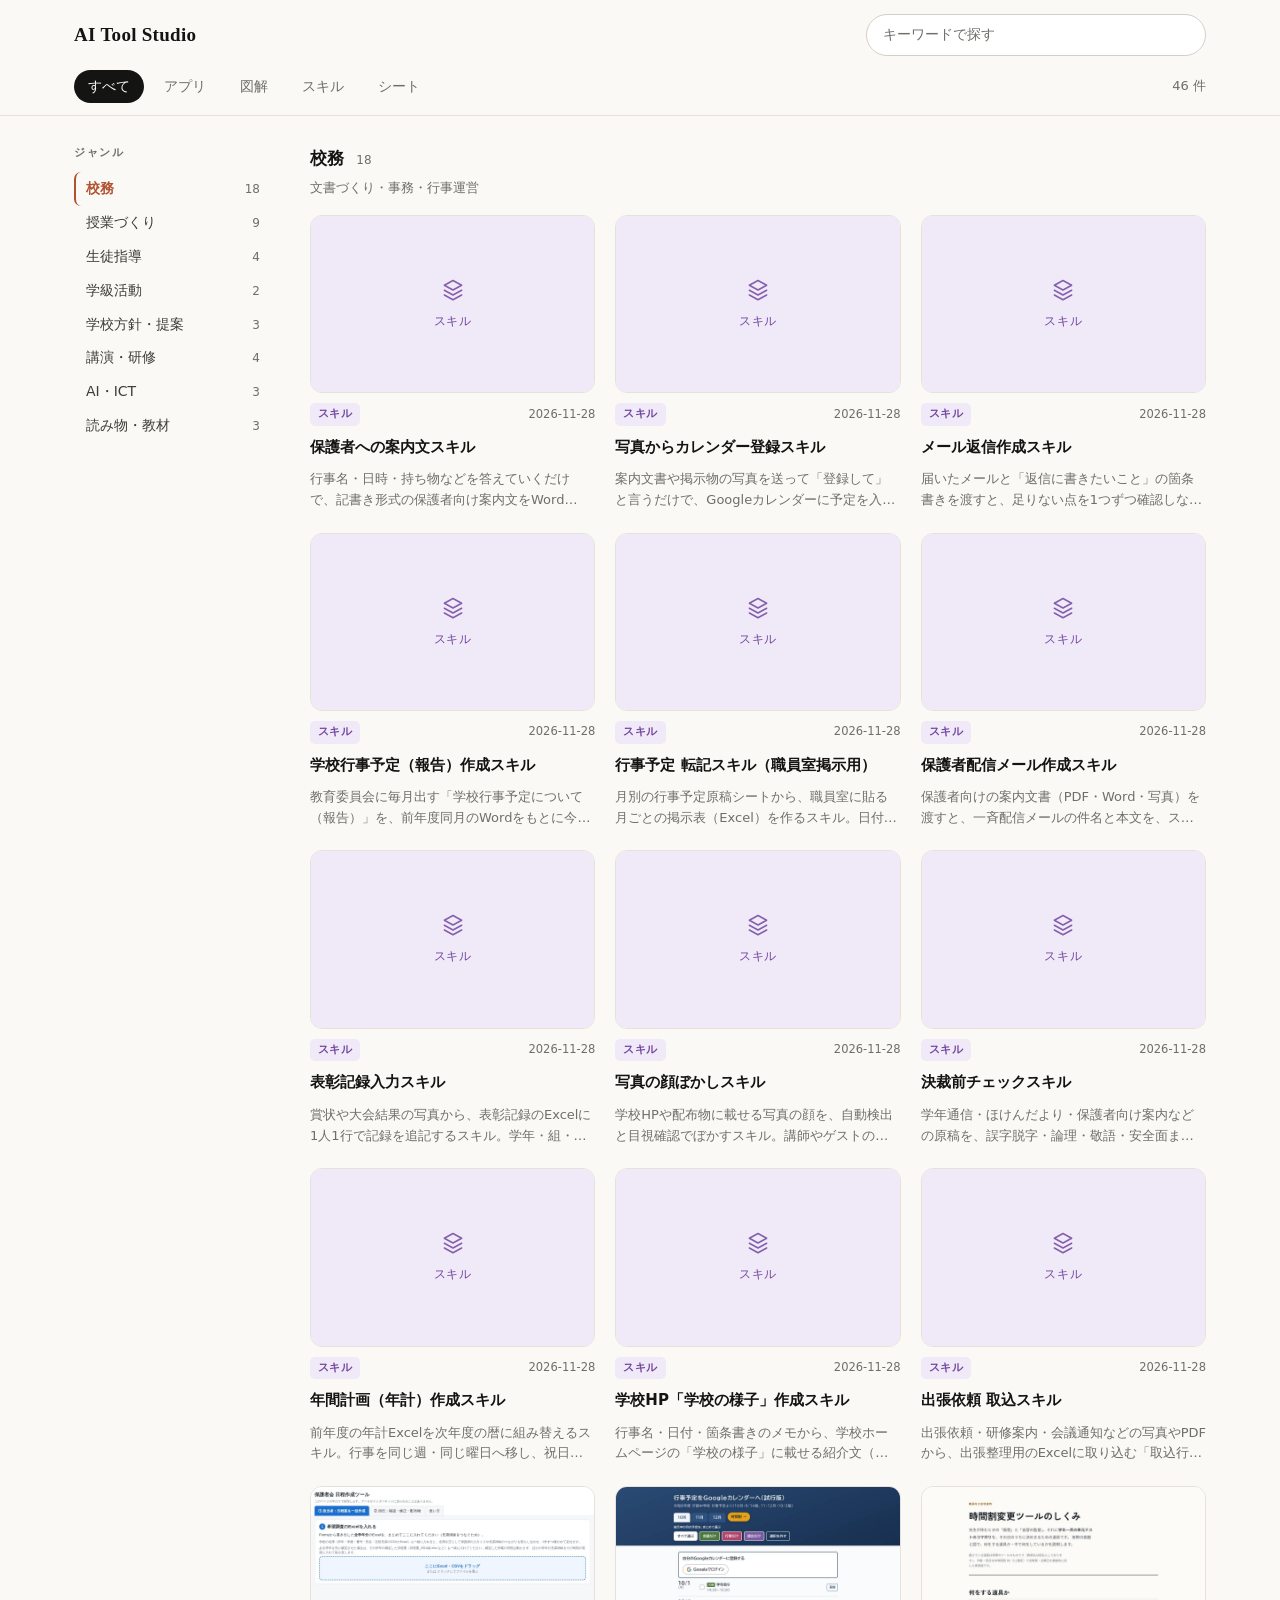
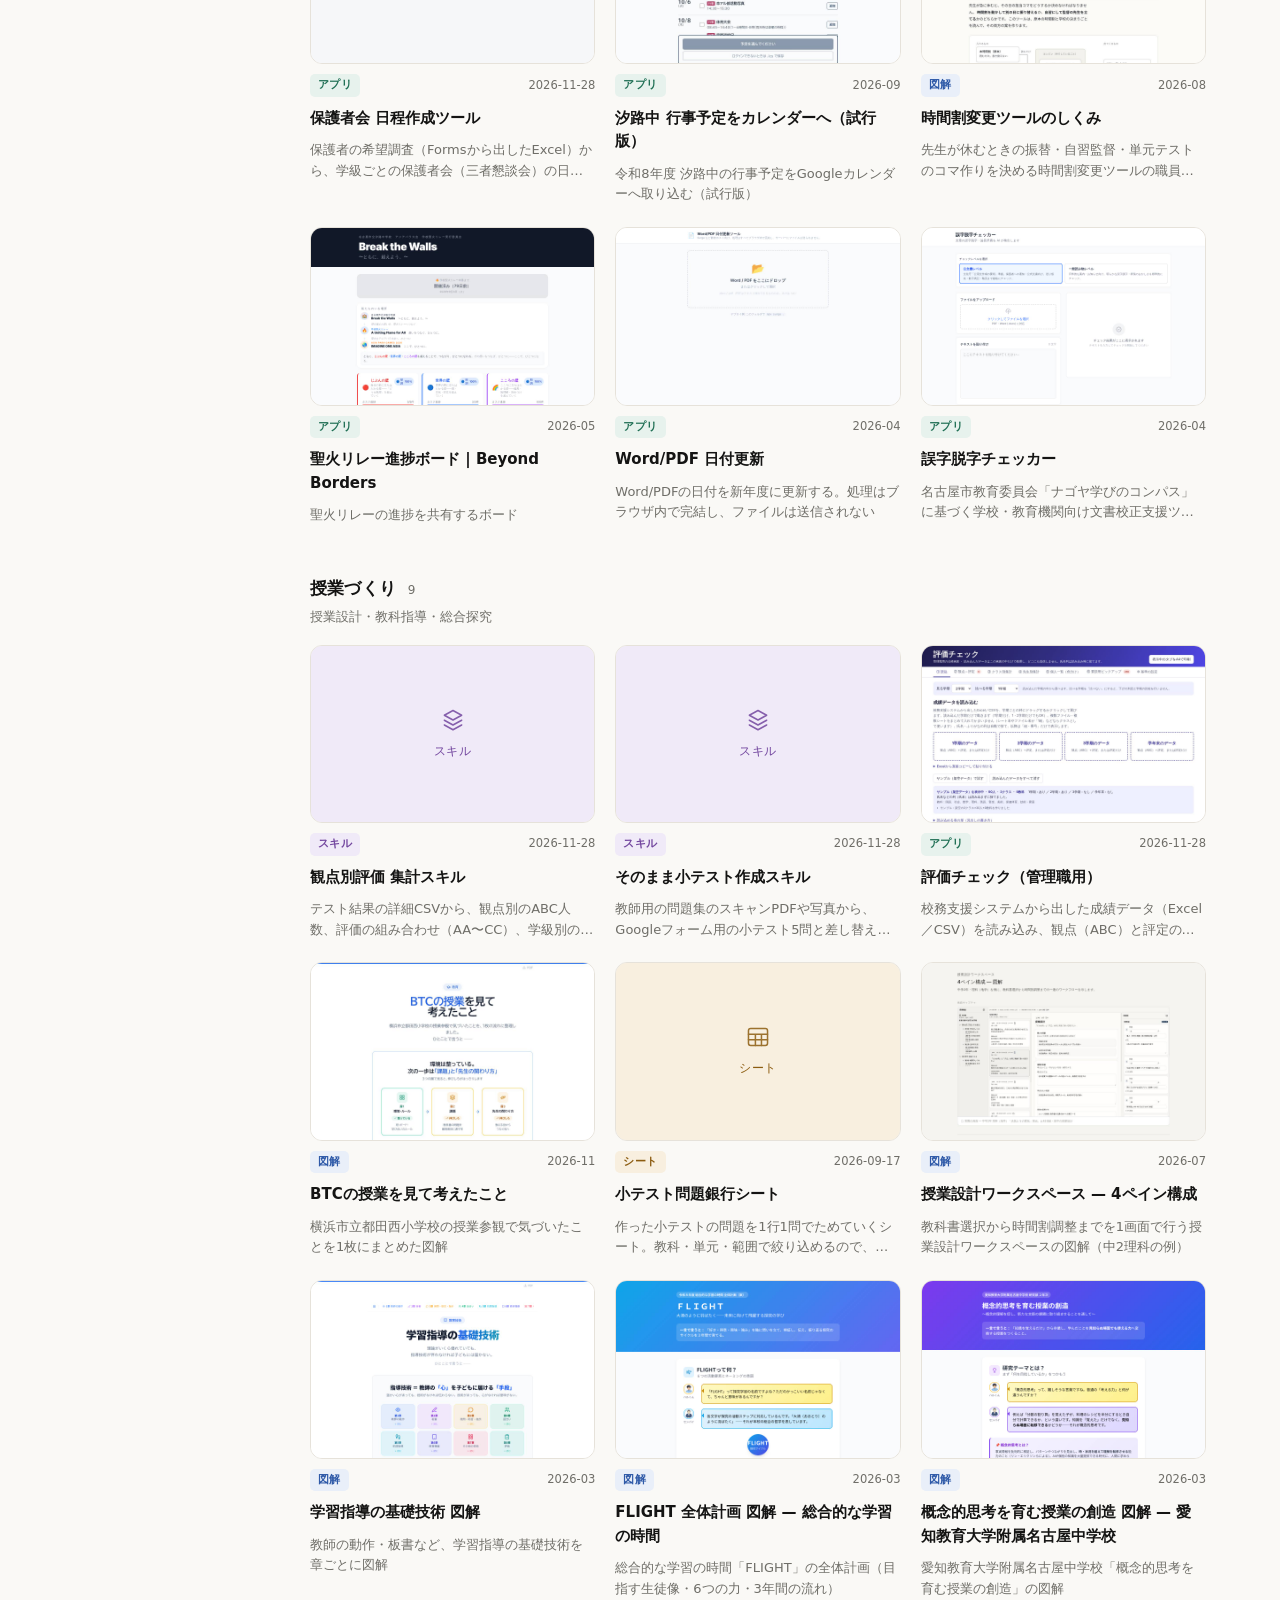
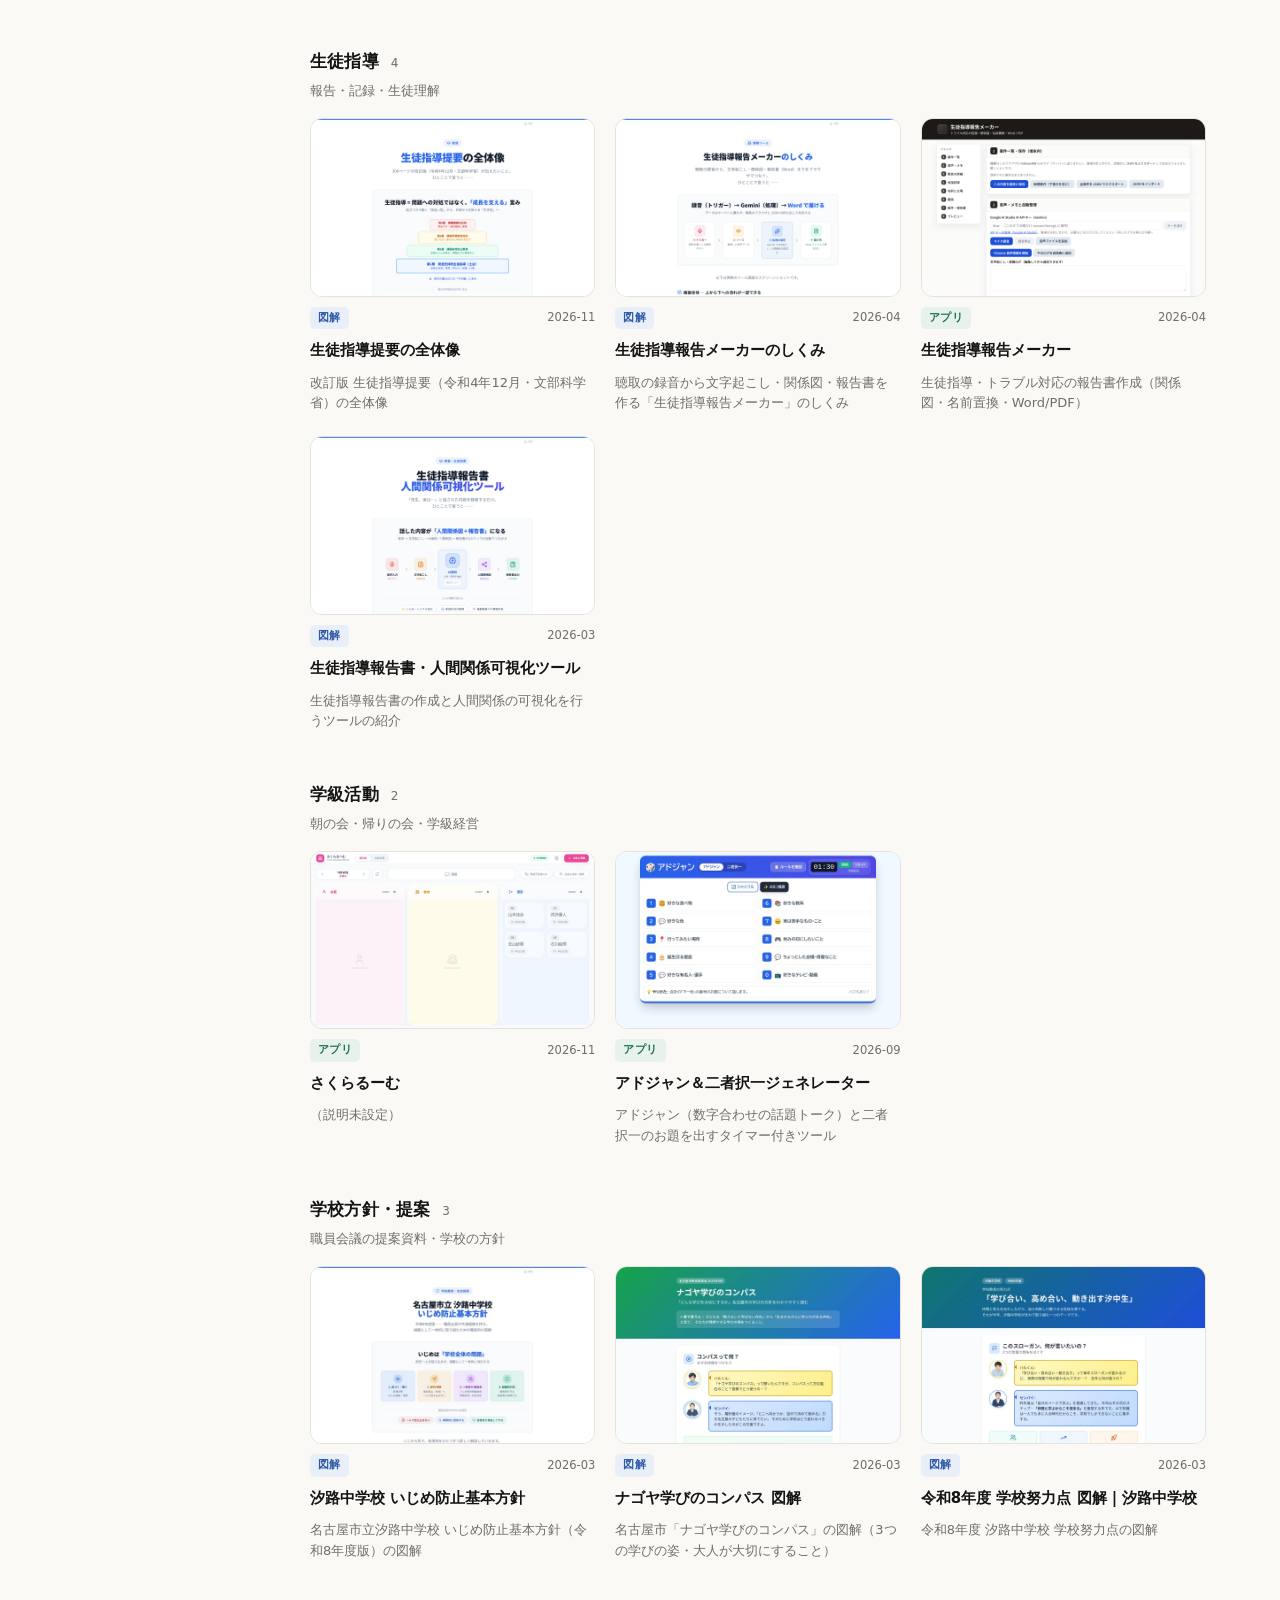
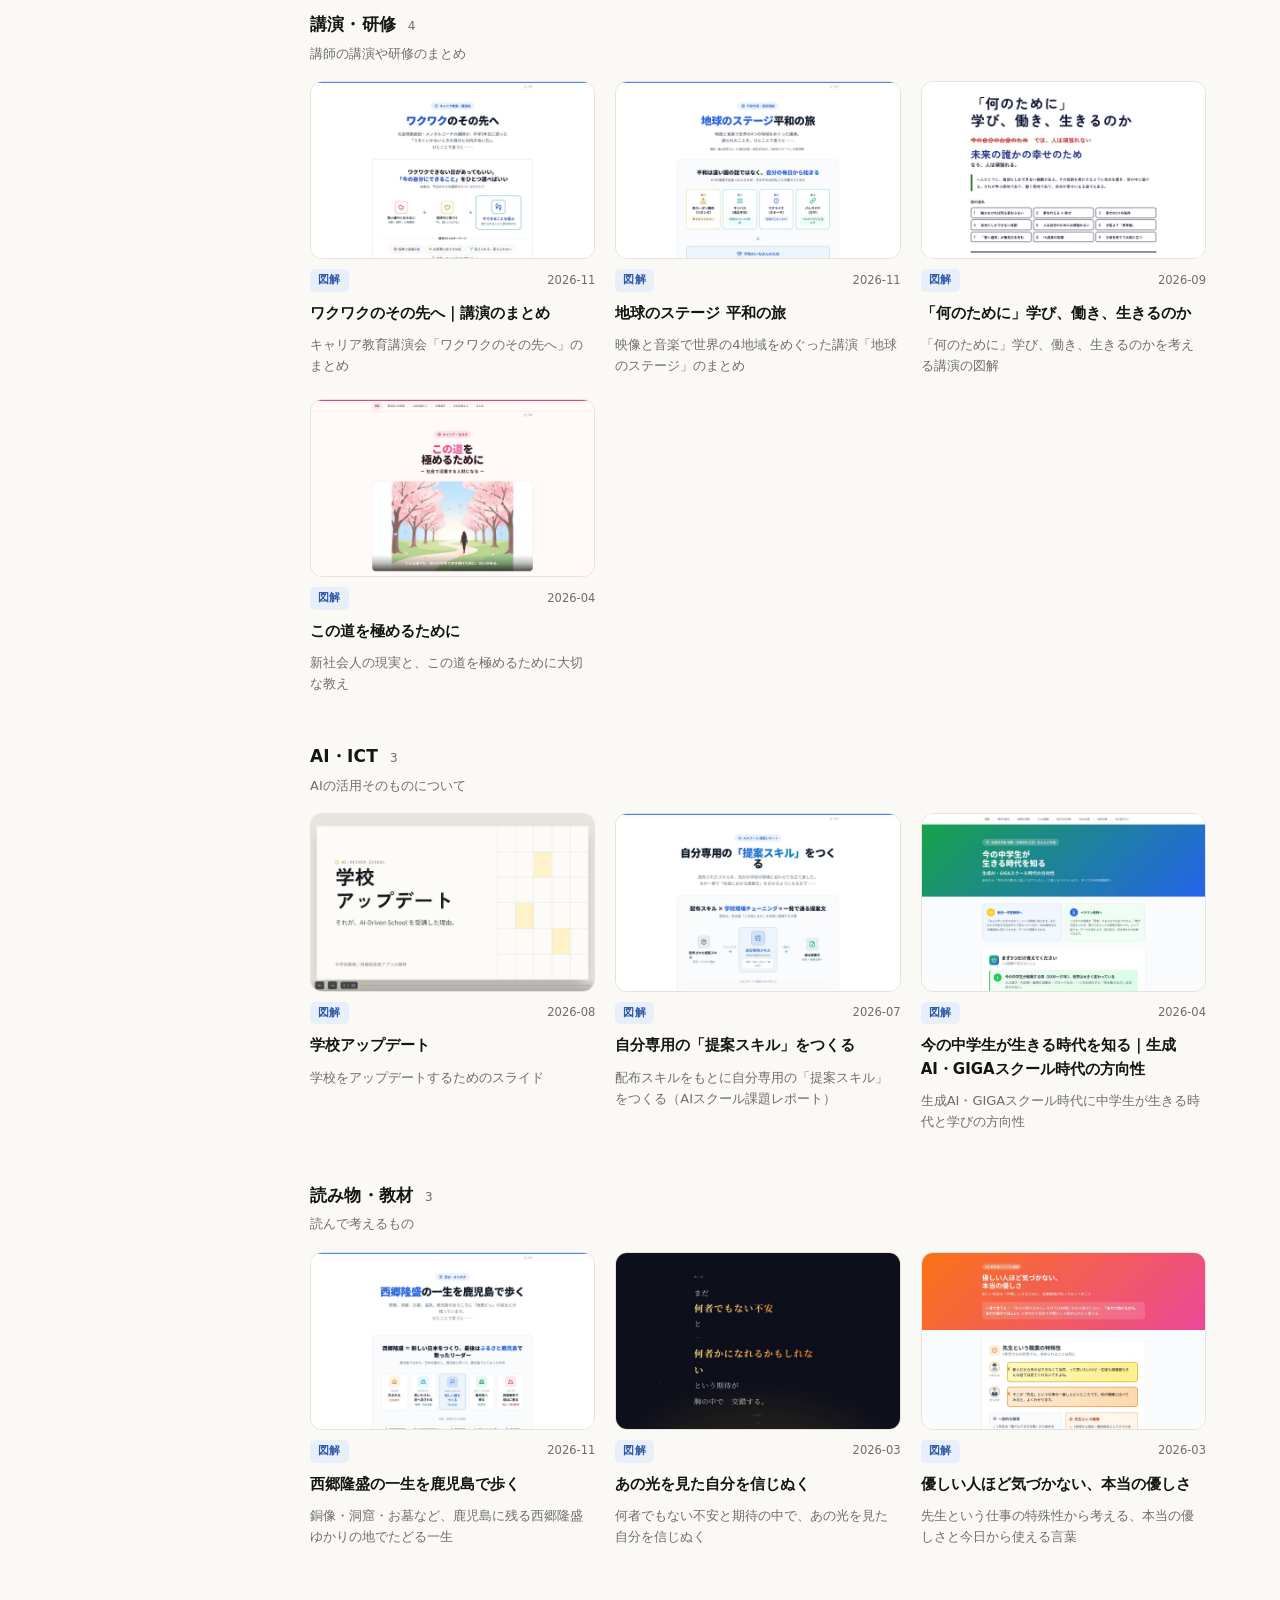
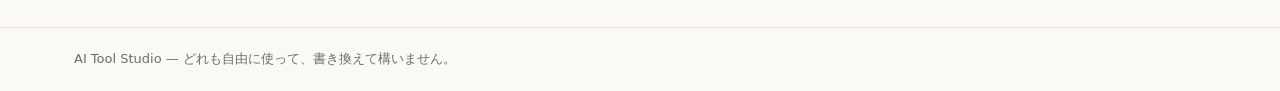
<file: index.html>
<!DOCTYPE html>
<html lang="ja">
<head>
<meta charset="utf-8">
<meta name="viewport" content="width=device-width, initial-scale=1">
<title>AI Tool Studio</title>
<meta name="robots" content="noindex, nofollow">
<meta name="description" content="学校の仕事に使えるアプリ・図解・スキル・シートの置き場。">
<meta name="theme-color" content="#faf9f6" media="(prefers-color-scheme: light)">
<meta name="theme-color" content="#1a1916" media="(prefers-color-scheme: dark)">
<link rel="stylesheet" href="assets/style.css">
<link rel="icon" href="data:,">
</head>
<body>

<header class="site-header">
  <div class="wrap">
    <div class="header-row">
      <h1 class="wordmark"><a href="index.html">AI Tool Studio</a></h1>
      <input id="search" class="search" type="search" placeholder="キーワードで探す" aria-label="キーワードで探す" autocomplete="off">
    </div>
    <div class="toolbar">
      <div id="types" class="types" role="tablist" aria-label="種別で絞り込む"></div>
      <span id="count" class="count"></span>
    </div>
  </div>
</header>

<main>
  <div class="wrap layout">
    <nav class="rail" aria-label="ジャンル">
      <p class="rail-title">ジャンル</p>
      <ul id="rail-list" class="rail-list"></ul>
    </nav>
    <div id="sections"></div>
  </div>
</main>

<footer class="site-footer">
  <div class="wrap"><p>AI Tool Studio — どれも自由に使って、書き換えて構いません。</p></div>
</footer>

<script src="assets/app.js"></script>
</body>
</html>
</file>
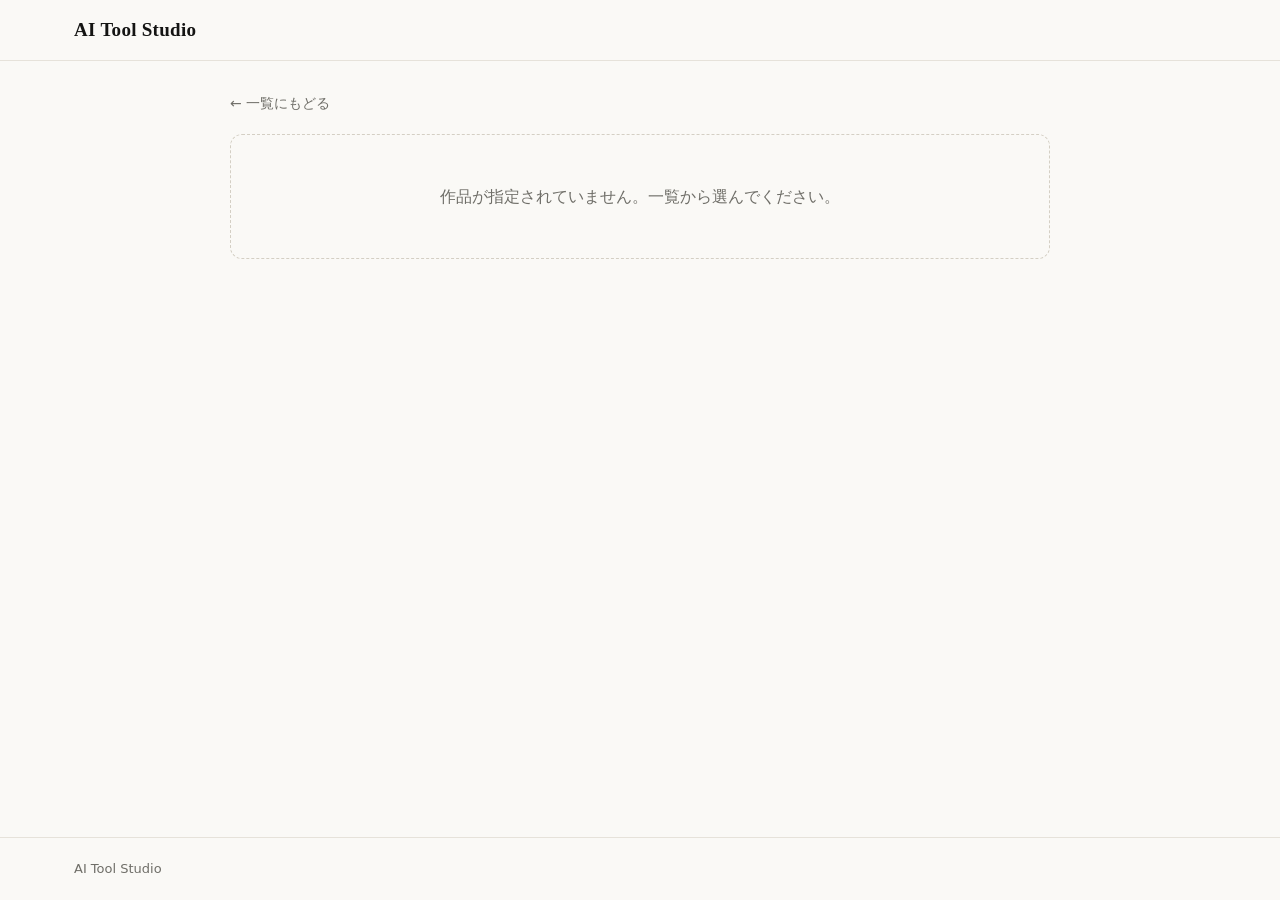
<file: item.html>
<!DOCTYPE html>
<html lang="ja">
<head>
<meta charset="utf-8">
<meta name="viewport" content="width=device-width, initial-scale=1">
<title>AI Tool Studio</title>
<meta name="robots" content="noindex, nofollow">
<meta name="theme-color" content="#faf9f6" media="(prefers-color-scheme: light)">
<meta name="theme-color" content="#1a1916" media="(prefers-color-scheme: dark)">
<link rel="stylesheet" href="assets/style.css">
<link rel="icon" href="data:,">
</head>
<body>

<header class="site-header">
  <div class="wrap">
    <div class="header-row">
      <h1 class="wordmark"><a href="index.html">AI Tool Studio</a></h1>
    </div>
  </div>
</header>

<main>
  <div class="wrap">
    <div class="detail-wrap">
      <a class="back" href="index.html">&larr; 一覧にもどる</a>
      <article id="detail"></article>
    </div>
  </div>
</main>

<footer class="site-footer">
  <div class="wrap"><p>AI Tool Studio</p></div>
</footer>

<script src="assets/app.js"></script>
</body>
</html>
</file>
<file: assets/style.css>
/* AI Tool Studio */

:root {
  --bg: #faf9f6;
  --surface: #ffffff;
  --surface-sunk: #f3f1ec;
  --ink: #141413;
  --ink-soft: #3d3d3a;
  --muted: #6f6e68;
  --line: #e6e2da;
  --line-strong: #d4cfc4;
  --accent: #b0512f;
  --accent-hover: #964428;
  --accent-soft: #f7ece7;

  --t-app: #1f6f54;
  --t-app-bg: #e7f2ed;
  --t-diagram: #2f5aa8;
  --t-diagram-bg: #e9eff9;
  --t-skill: #73479f;
  --t-skill-bg: #f0eaf8;
  --t-sheet: #8c5c10;
  --t-sheet-bg: #f8efdf;

  --btn-ink: #ffffff;
  --radius: 12px;
  --rail: 196px;
  --maxw: 1180px;
  --shadow: 0 1px 2px rgba(20, 18, 14, .04), 0 6px 16px rgba(20, 18, 14, .05);
}

@media (prefers-color-scheme: dark) {
  :root:not([data-theme="light"]) {
    --bg: #1a1916;
    --surface: #232220;
    --surface-sunk: #1f1e1b;
    --ink: #f2f0ea;
    --ink-soft: #ddd9d0;
    --muted: #a6a39a;
    --line: #35332d;
    --line-strong: #46433a;
    --accent: #e08a63;
    --accent-hover: #efa27e;
    --accent-soft: #33261f;
    --btn-ink: #1a1916;

    --t-app: #6fcfaa;
    --t-app-bg: #16352b;
    --t-diagram: #9ab8ef;
    --t-diagram-bg: #1b2740;
    --t-skill: #c4a3e8;
    --t-skill-bg: #2a2038;
    --t-sheet: #e2b367;
    --t-sheet-bg: #352915;
    --shadow: none;
  }
}

:root[data-theme="dark"] {
  --bg: #1a1916;
  --surface: #232220;
  --surface-sunk: #1f1e1b;
  --ink: #f2f0ea;
  --ink-soft: #ddd9d0;
  --muted: #a6a39a;
  --line: #35332d;
  --line-strong: #46433a;
  --accent: #e08a63;
  --accent-hover: #efa27e;
  --accent-soft: #33261f;
  --btn-ink: #1a1916;
  --t-app: #6fcfaa;
  --t-app-bg: #16352b;
  --t-diagram: #9ab8ef;
  --t-diagram-bg: #1b2740;
  --t-skill: #c4a3e8;
  --t-skill-bg: #2a2038;
  --t-sheet: #e2b367;
  --t-sheet-bg: #352915;
  --shadow: none;
}

* { box-sizing: border-box; }

html {
  -webkit-text-size-adjust: 100%;
  scroll-behavior: smooth;
  scroll-padding-top: 120px;
}

@media (prefers-reduced-motion: reduce) {
  html { scroll-behavior: auto; }
  * { transition: none !important; }
}

body {
  margin: 0;
  background: var(--bg);
  color: var(--ink);
  font-family: "Hiragino Sans", "Hiragino Kaku Gothic ProN", "Noto Sans JP",
    "Yu Gothic UI", Meiryo, system-ui, -apple-system, sans-serif;
  font-size: 16px;
  line-height: 1.7;
  min-height: 100vh;
  display: flex;
  flex-direction: column;
  font-feature-settings: "palt" 1;
}

a { color: var(--accent); }

.wrap {
  width: 100%;
  max-width: var(--maxw);
  margin: 0 auto;
  padding: 0 24px;
}

:is(a, button, input, summary):focus-visible {
  outline: 2px solid var(--accent);
  outline-offset: 2px;
  border-radius: 4px;
}

/* ---------- header ---------- */

.site-header {
  position: sticky;
  top: 0;
  z-index: 20;
  background: color-mix(in srgb, var(--bg) 88%, transparent);
  backdrop-filter: saturate(1.6) blur(10px);
  border-bottom: 1px solid var(--line);
}

.header-row {
  display: flex;
  align-items: center;
  gap: 20px;
  padding: 14px 0;
}

.wordmark {
  margin: 0;
  font-family: ui-serif, Georgia, "Times New Roman", serif;
  font-size: 19px;
  font-weight: 600;
  letter-spacing: .015em;
  white-space: nowrap;
}

.wordmark a { color: inherit; text-decoration: none; }

.search {
  flex: 1 1 auto;
  min-width: 0;
  max-width: 340px;
  margin-left: auto;
  border: 1px solid var(--line-strong);
  background: var(--surface);
  color: inherit;
  border-radius: 999px;
  padding: 8px 16px;
  font: inherit;
  font-size: 14px;
}

.search::placeholder { color: var(--muted); }

.search:focus-visible { outline-offset: 1px; border-radius: 999px; }

.toolbar {
  display: flex;
  align-items: center;
  gap: 10px;
  padding-bottom: 12px;
  flex-wrap: wrap;
}

.types { display: flex; gap: 6px; flex-wrap: wrap; }

.type-tab {
  border: 1px solid transparent;
  background: transparent;
  color: var(--muted);
  border-radius: 999px;
  padding: 4px 13px;
  font: inherit;
  font-size: 13.5px;
  cursor: pointer;
  white-space: nowrap;
}

.type-tab:hover { color: var(--ink); background: var(--surface-sunk); }

.type-tab[aria-selected="true"] {
  background: var(--ink);
  color: var(--bg);
}

.count {
  margin-left: auto;
  color: var(--muted);
  font-size: 13px;
  font-variant-numeric: tabular-nums;
  white-space: nowrap;
}

/* ---------- layout ---------- */

main { flex: 1; padding: 28px 0 80px; }

.layout {
  display: grid;
  grid-template-columns: var(--rail) minmax(0, 1fr);
  gap: 40px;
  align-items: start;
}

/* ---------- genre rail ---------- */

.rail { position: sticky; top: 108px; }

.rail-title {
  margin: 0 0 10px;
  font-size: 11px;
  font-weight: 700;
  letter-spacing: .14em;
  color: var(--muted);
}

.rail-list { list-style: none; margin: 0; padding: 0; }

.rail-list a {
  display: flex;
  justify-content: space-between;
  gap: 8px;
  align-items: baseline;
  padding: 5px 10px;
  border-radius: 7px;
  color: var(--ink-soft);
  text-decoration: none;
  font-size: 14px;
  border-left: 2px solid transparent;
}

.rail-list a:hover { background: var(--surface-sunk); color: var(--ink); }

.rail-list a[aria-current="true"] {
  color: var(--accent);
  border-left-color: var(--accent);
  font-weight: 700;
}

.rail-list .n {
  color: var(--muted);
  font-size: 12px;
  font-variant-numeric: tabular-nums;
  font-weight: 400;
}

/* ---------- sections ---------- */

.section { scroll-margin-top: 118px; }
.section + .section { margin-top: 48px; }

.section-head {
  display: flex;
  align-items: baseline;
  gap: 12px;
  margin-bottom: 4px;
}

.section-head h2 {
  margin: 0;
  font-size: 17px;
  letter-spacing: .01em;
}

.section-head .n {
  color: var(--muted);
  font-size: 12px;
  font-variant-numeric: tabular-nums;
}

.section-note {
  margin: 0 0 16px;
  color: var(--muted);
  font-size: 13px;
}

/* ---------- cards ---------- */

.grid {
  display: grid;
  grid-template-columns: repeat(auto-fill, minmax(240px, 1fr));
  gap: 22px 20px;
  list-style: none;
  margin: 0;
  padding: 0;
}

.card {
  display: flex;
  flex-direction: column;
  gap: 10px;
  color: inherit;
  text-decoration: none;
  border-radius: var(--radius);
  transition: transform .14s ease;
}

.card:hover { transform: translateY(-2px); }

.card:hover .thumb { border-color: var(--line-strong); box-shadow: var(--shadow); }

.card:hover .card-title { color: var(--accent); }

.thumb {
  aspect-ratio: 16 / 10;
  border: 1px solid var(--line);
  border-radius: var(--radius);
  background: var(--surface);
  overflow: hidden;
  transition: border-color .14s ease, box-shadow .14s ease;
}

.thumb img {
  width: 100%;
  height: 100%;
  object-fit: cover;
  object-position: top center;
  display: block;
}

.thumb-mark {
  width: 100%;
  height: 100%;
  display: flex;
  flex-direction: column;
  align-items: center;
  justify-content: center;
  gap: 8px;
  font-size: 12px;
  letter-spacing: .06em;
}

.thumb-mark svg { opacity: .85; }

.card-meta {
  display: flex;
  align-items: center;
  gap: 8px;
  flex-wrap: wrap;
}

.badge {
  font-size: 11px;
  font-weight: 700;
  letter-spacing: .04em;
  padding: 2px 8px;
  border-radius: 5px;
  white-space: nowrap;
}

.badge-app { color: var(--t-app); background: var(--t-app-bg); }
.badge-diagram { color: var(--t-diagram); background: var(--t-diagram-bg); }
.badge-skill { color: var(--t-skill); background: var(--t-skill-bg); }
.badge-sheet { color: var(--t-sheet); background: var(--t-sheet-bg); }

.card-date {
  margin-left: auto;
  color: var(--muted);
  font-size: 11.5px;
  font-variant-numeric: tabular-nums;
}

.card-title {
  margin: 0;
  font-size: 15px;
  font-weight: 700;
  line-height: 1.55;
  transition: color .14s ease;
  display: -webkit-box;
  -webkit-line-clamp: 2;
  -webkit-box-orient: vertical;
  overflow: hidden;
}

.card-summary {
  margin: 0;
  color: var(--muted);
  font-size: 13px;
  line-height: 1.6;
  display: -webkit-box;
  -webkit-line-clamp: 2;
  -webkit-box-orient: vertical;
  overflow: hidden;
}

/* ---------- empty / error ---------- */

.empty {
  border: 1px dashed var(--line-strong);
  border-radius: var(--radius);
  padding: 48px 20px;
  text-align: center;
  color: var(--muted);
}

/* ---------- detail ---------- */

.detail-wrap { max-width: 820px; margin: 0 auto; }

.back {
  display: inline-block;
  margin-bottom: 18px;
  font-size: 14px;
  text-decoration: none;
  color: var(--muted);
}

.back:hover { color: var(--accent); }

.detail-meta {
  display: flex;
  align-items: center;
  gap: 10px;
  flex-wrap: wrap;
  margin-bottom: 10px;
}

.genre-label { color: var(--muted); font-size: 13px; }

.detail h1 {
  margin: 0 0 10px;
  font-size: 27px;
  line-height: 1.45;
  letter-spacing: .005em;
}

.lead {
  margin: 0;
  color: var(--ink-soft);
  font-size: 16px;
}

.preview {
  display: block;
  margin: 26px 0 18px;
  border: 1px solid var(--line);
  border-radius: var(--radius);
  overflow: hidden;
  background: var(--surface);
  transition: border-color .14s ease, box-shadow .14s ease;
}

.preview:hover { border-color: var(--line-strong); box-shadow: var(--shadow); }

.preview img { width: 100%; display: block; }

.actions {
  display: flex;
  flex-wrap: wrap;
  gap: 10px;
  align-items: center;
  margin: 18px 0 6px;
}

.btn {
  display: inline-block;
  background: var(--accent);
  color: var(--btn-ink);
  border: 1px solid var(--accent);
  border-radius: 9px;
  padding: 10px 20px;
  font-size: 15px;
  font-weight: 700;
  text-decoration: none;
}

.btn:hover { background: var(--accent-hover); border-color: var(--accent-hover); }

.btn-ghost {
  background: transparent;
  color: var(--accent);
  border-color: var(--line-strong);
  font-weight: 400;
}

.btn-ghost:hover { background: var(--accent-soft); border-color: var(--accent); color: var(--accent); }

.url-note {
  color: var(--muted);
  font-size: 13px;
  word-break: break-all;
}

.detail h2 {
  font-size: 15px;
  letter-spacing: .02em;
  margin: 34px 0 14px;
  padding-bottom: 7px;
  border-bottom: 1px solid var(--line);
}

.benefits { margin: 0; padding-left: 1.25em; }
.benefits li { margin-bottom: 9px; }

.steps { margin: 0; padding-left: 1.4em; }
.steps > li { margin-bottom: 18px; }
.steps > li::marker { color: var(--muted); font-variant-numeric: tabular-nums; }

.code {
  position: relative;
  margin-top: 9px;
  background: var(--surface-sunk);
  border: 1px solid var(--line);
  border-radius: 9px;
  padding: 12px 86px 12px 13px;
}

.code code {
  font-family: ui-monospace, SFMono-Regular, Menlo, Consolas, monospace;
  font-size: 13px;
  line-height: 1.75;
  white-space: pre-wrap;
  word-break: break-all;
}

.copy {
  position: absolute;
  top: 8px;
  right: 8px;
  border: 1px solid var(--line-strong);
  background: var(--surface);
  color: var(--muted);
  border-radius: 6px;
  padding: 3px 11px;
  font: inherit;
  font-size: 12px;
  cursor: pointer;
}

.copy:hover { color: var(--ink); border-color: var(--ink-soft); }

.tag-list {
  display: flex;
  flex-wrap: wrap;
  gap: 7px;
  margin: 26px 0 0;
  padding: 0;
  list-style: none;
}

.tag {
  font-size: 12px;
  color: var(--muted);
  border: 1px solid var(--line);
  border-radius: 999px;
  padding: 2px 11px;
}

.stamp { margin: 14px 0 0; color: var(--muted); font-size: 13px; }

/* ---------- footer ---------- */

.site-footer {
  border-top: 1px solid var(--line);
  color: var(--muted);
  font-size: 13px;
  padding: 20px 0;
}

.site-footer p { margin: 0; }

/* ---------- responsive ---------- */

@media (max-width: 900px) {
  .layout { grid-template-columns: 1fr; gap: 0; }

  .rail {
    position: static;
    margin: 0 -24px 26px;
    padding: 0 24px 2px;
    overflow-x: auto;
    -webkit-overflow-scrolling: touch;
  }

  .rail-title { display: none; }

  .rail-list { display: flex; gap: 7px; }

  .rail-list a {
    border: 1px solid var(--line-strong);
    border-left-width: 1px;
    border-radius: 999px;
    padding: 4px 13px;
    white-space: nowrap;
    font-size: 13.5px;
  }

  .rail-list a[aria-current="true"] {
    border-color: var(--accent);
    background: var(--accent-soft);
  }
}

@media (max-width: 640px) {
  .wrap { padding: 0 16px; }
  .header-row { gap: 12px; padding: 12px 0; }
  .wordmark { font-size: 17px; }
  .search { max-width: none; flex-basis: 100%; }
  .grid { grid-template-columns: repeat(auto-fill, minmax(min(100%, 170px), 1fr)); gap: 18px 14px; }
  .detail h1 { font-size: 22px; }
  .rail { margin: 0 -16px 22px; padding: 0 16px 2px; }
  .code { padding: 38px 13px 12px; }
}
</file>
